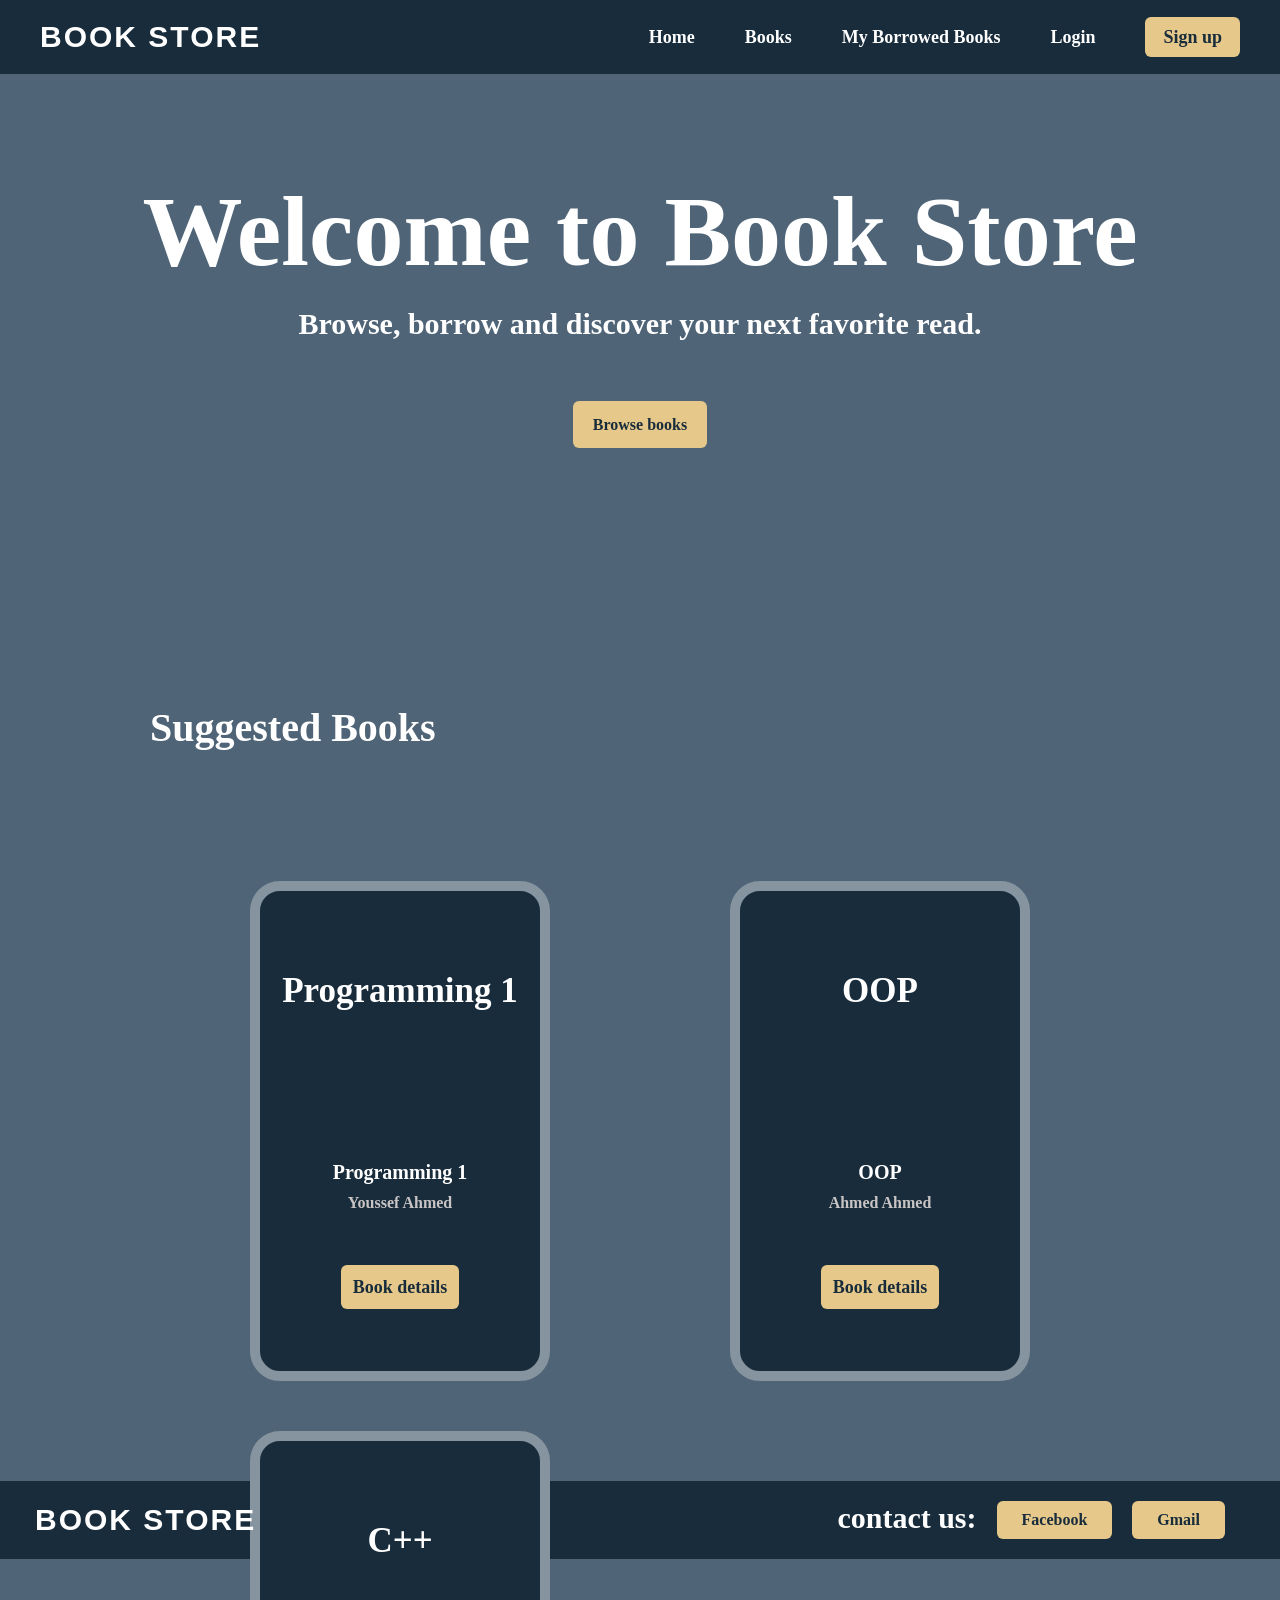
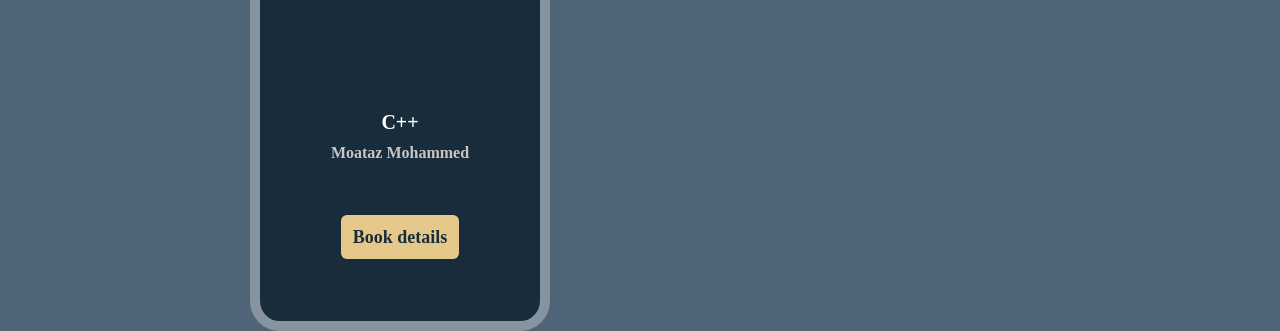
<file: index.html>
<!DOCTYPE html>
<html lang="en">

<head>
    <meta charset="UTF-8">
    <meta name="viewport" content="width=device-width, initial-scale=1.0">
    <link rel="stylesheet" href="style.css">
    <title>Online Library</title>
</head>

<body>
    <header>
        <nav class="navbar">
            <a href="index.html" class="logo">Book Store</a>
            <div class="Links">
                <li><a href="index.html">Home</a></li>
                <li><a href="books.html">Books</a></li>
                <li><a href="my-books.html">My Borrowed Books</a></li>
                <li><a href="login.html">Login</a></li>
                <li><a href="signup.html" class="signup">Sign up</a></li>
            </div>
        </nav>
    </header>
    <div class="welcome">
        <h1>Welcome to Book Store <br></h1>
        <br>
        <p class="desc">Browse, borrow and discover your next favorite read.</p>
        <div class="browse"><a href="books.html">Browse books</a></div>
        <p class="sugtext">Suggested Books</p>
        <div class="suggested">
            <div class="book1">
                Programming 1
                <br>
                <p class="name">Programming 1</p>
                <p class="author">Youssef Ahmed</p>
                <a href="book-details.html">Book details</a>
            </div>
            <div class="book2">
                OOP
                <br>
                <p class="name">OOP</p>
                <p class="author">Ahmed Ahmed</p>
                <a href="book-details.html">Book details</a>
            </div>
            <div class="book3">
                C++
                <br>
                <p class="name">C++</p>
                <p class="author">Moataz Mohammed</p>
                <a href="book-details.html">Book details</a>
            </div>
        </div>
    </div>
    <footer>
        <div class="foot">
            <a href="index.html" class="logofoot">Book Store</a>
            <div class="contact">
                <p>contact us: </p>
                <a href="http://www.facebook.com">Facebook</a>
                <a href="mailto:youssefah3531@gmail.com">Gmail</a>
            </div>
            
        </div>
    </footer>
</body>

</html>
</file>
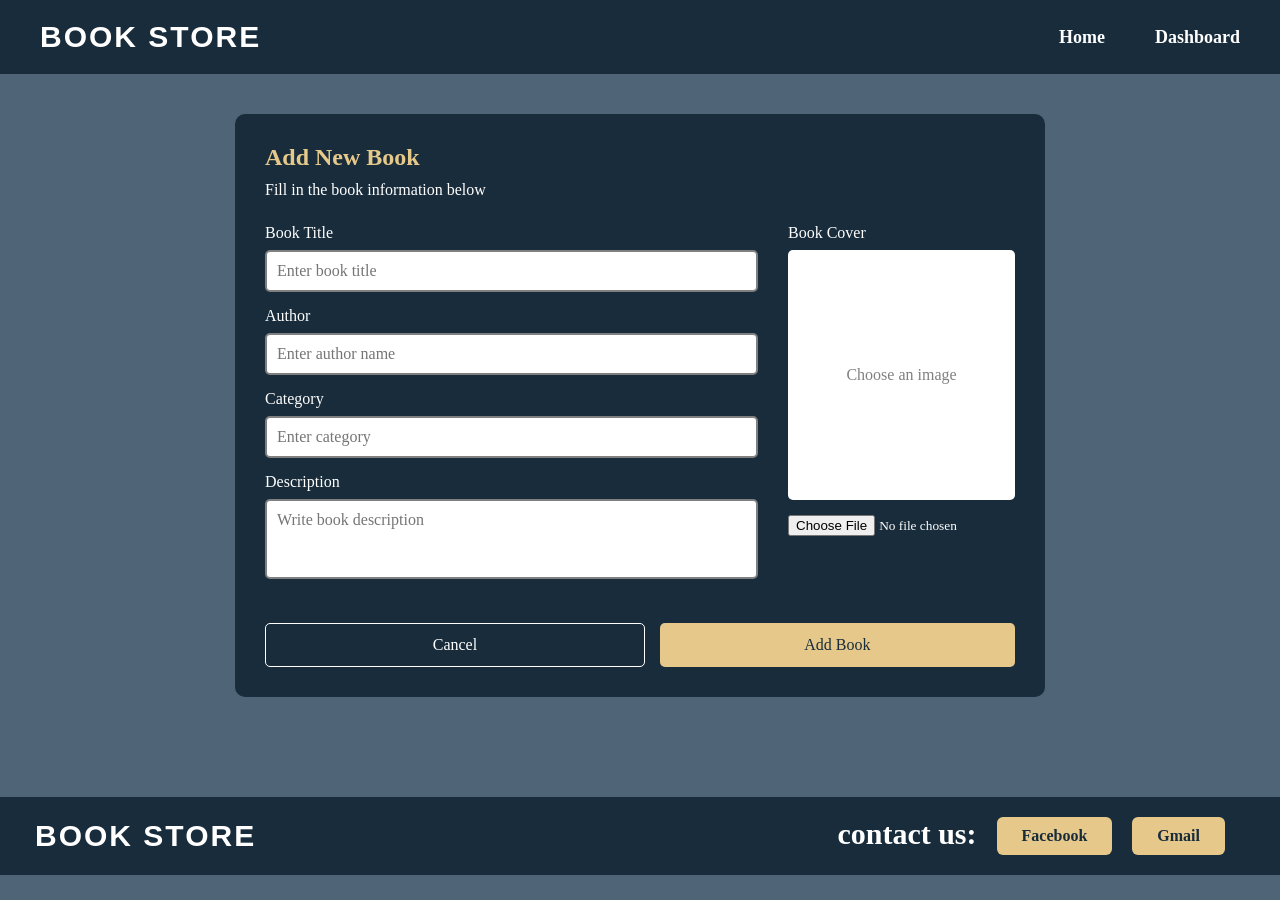
<file: add-book.html>
<!DOCTYPE html>
<html lang="en">

<head>
    <meta charset="UTF-8">
    <meta name="viewport" content="width=device-width, initial-scale=1.0">
    <link rel="stylesheet" href="style.css">
    <title>ِAdmin Dashboard</title>
</head>

<body>
    <header>
        <nav class="navbar">
            <a href="index.html" class="logo">Book Store</a>
            <ul class="Links">
                <li><a href="index.html">Home</a></li>
                <li><a href="admin.html">Dashboard</a></li>
            </ul>
        </nav>
    </header>
<main class="add-main">

    <div class="add-card">

        <h2>Add New Book</h2>
        <p>Fill in the book information below</p>

        <form>

            <div class="form-content">

                <div class="book-info">

                    <label>Book Title</label>
                    <input type="text" placeholder="Enter book title">

                    <label>Author</label>
                    <input type="text" placeholder="Enter author name">

                    <label>Category</label>
                    <input type="text" placeholder="Enter category">

                    <label>Description</label>
                    <textarea placeholder="Write book description"></textarea>

                </div>

                <div class="add-book-cover">

                    <label>Book Cover</label>

                    <div class="image-box">
                        <span>Choose an image</span>
                    </div>

                    <input type="file" accept="image/*">

                </div>

            </div>

            <div class="buttons">
                <a href="admin.html">Cancel</a>
                <button type="submit">Add Book</button>
            </div>

        </form>

    </div>
    <footer>
        <div class="foot">
            <a href="index.html" class="logofoot">Book Store</a>
            <div class="contact">
                <p>contact us: </p>
                <a href="http://www.facebook.com">Facebook</a>
                <a href="mailto:youssefah3531@gmail.com">Gmail</a>
            </div>
            
        </div>
    </footer>
</main>
</body>

</html>
</file>
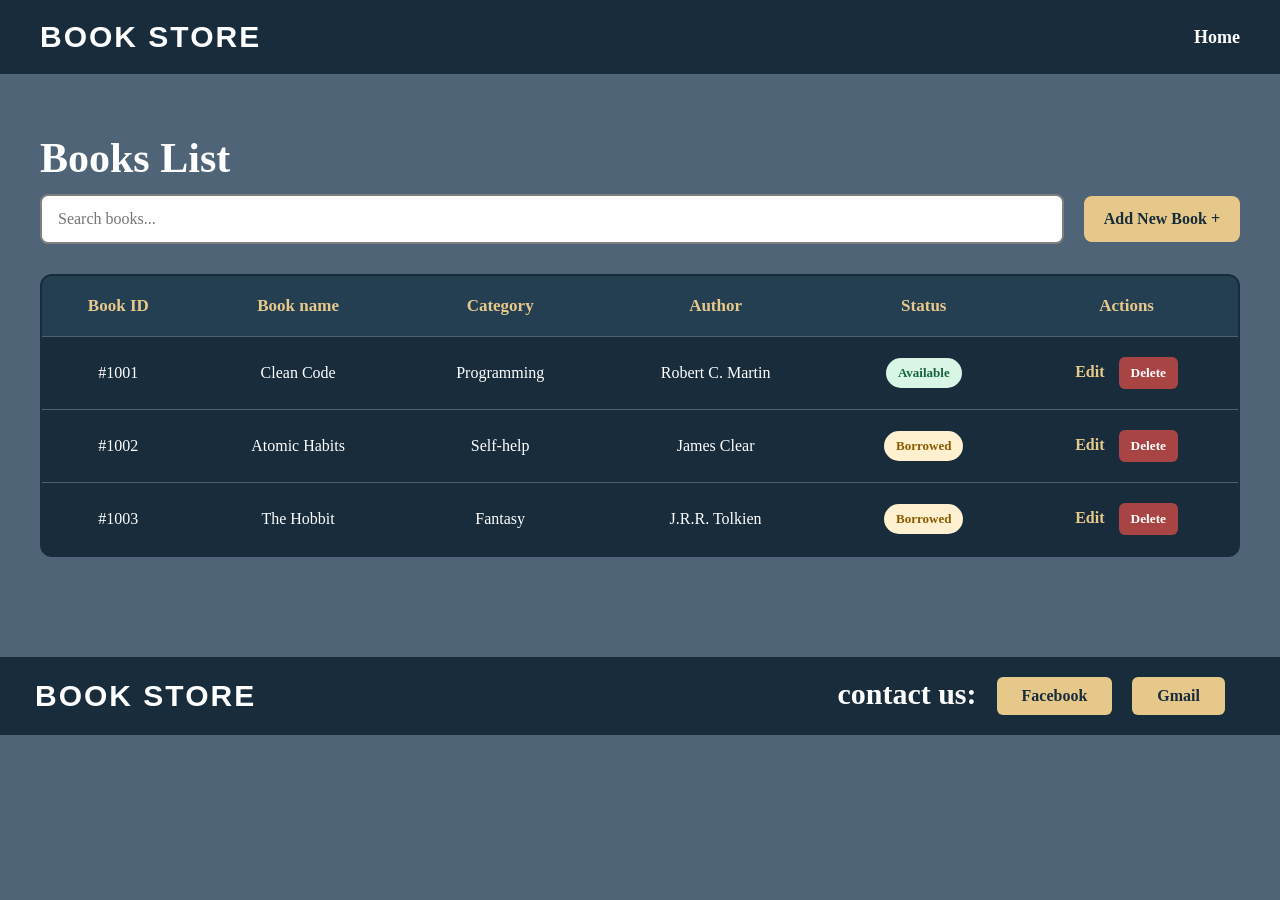
<file: admin.html>
<!DOCTYPE html>
<html lang="en">

<head>
    <meta charset="UTF-8">
    <meta name="viewport" content="width=device-width, initial-scale=1.0">
    <link rel="stylesheet" href="style.css">
    <title>ِAdmin Dashboard</title>
</head>

<body>
    <header>
        <nav class="navbar">
            <a href="index.html" class="logo">Book Store</a>
            <ul class="Links">
                <li><a href="index.html">Home</a></li>
            </ul>
        </nav>
    </header>
<main class="dashboard">
    <h1>Books List</h1>
    
    <div class="controls">
        <input type="search" placeholder="Search books...">
        <a href="add-book.html" class="add-btn"> Add New Book +</a>
    </div>

    <div>
    <table class="table">
        <thead>
            <tr>
                <th>Book ID</th>
                <th>Book name</th>
                <th>Category</th>
                <th>Author</th>
                <th>Status</th>
                <th>Actions</th>
            </tr>
        </thead>
        <tbody>
            <tr>
                    <td>#1001</td>
                    <td>Clean Code</td>
                    <td>Programming</td>
                    <td>Robert C. Martin</td>
                    <td><span class="available">Available</span></td>
                    <td>
                        <a href="edit-book.html">Edit</a>
                        <button type="button">Delete</button>
                    </td>
            </tr>
                <tr>
                    <td>#1002</td>
                    <td>Atomic Habits</td>
                    <td>Self-help</td>
                    <td>James Clear</td>
                    <td><span class="borrowed">Borrowed</span></td>
                    <td>
                        <a href="edit-book.html">Edit</a>
                        <button type="button">Delete</button>
                    </td>
            </tr>
        <tr>
                    <td>#1003</td>
                    <td>The Hobbit</td>
                    <td>Fantasy</td>
                    <td>J.R.R. Tolkien</td>
                    <td><span class="borrowed">Borrowed</span></td>
                    <td>
                        <a href="edit-book.html">Edit</a>
                        <button type="button">Delete</button>
                    </td>

        </tr>
        </tbody>
    </table>
</div>
</main>
    <footer>
        <div class="foot">
            <a href="index.html" class="logofoot">Book Store</a>
            <div class="contact">
                <p>contact us: </p>
                <a href="http://www.facebook.com">Facebook</a>
                <a href="mailto:youssefah3531@gmail.com">Gmail</a>
            </div>
            
        </div>
    </footer>
</body>

</html>
</file>
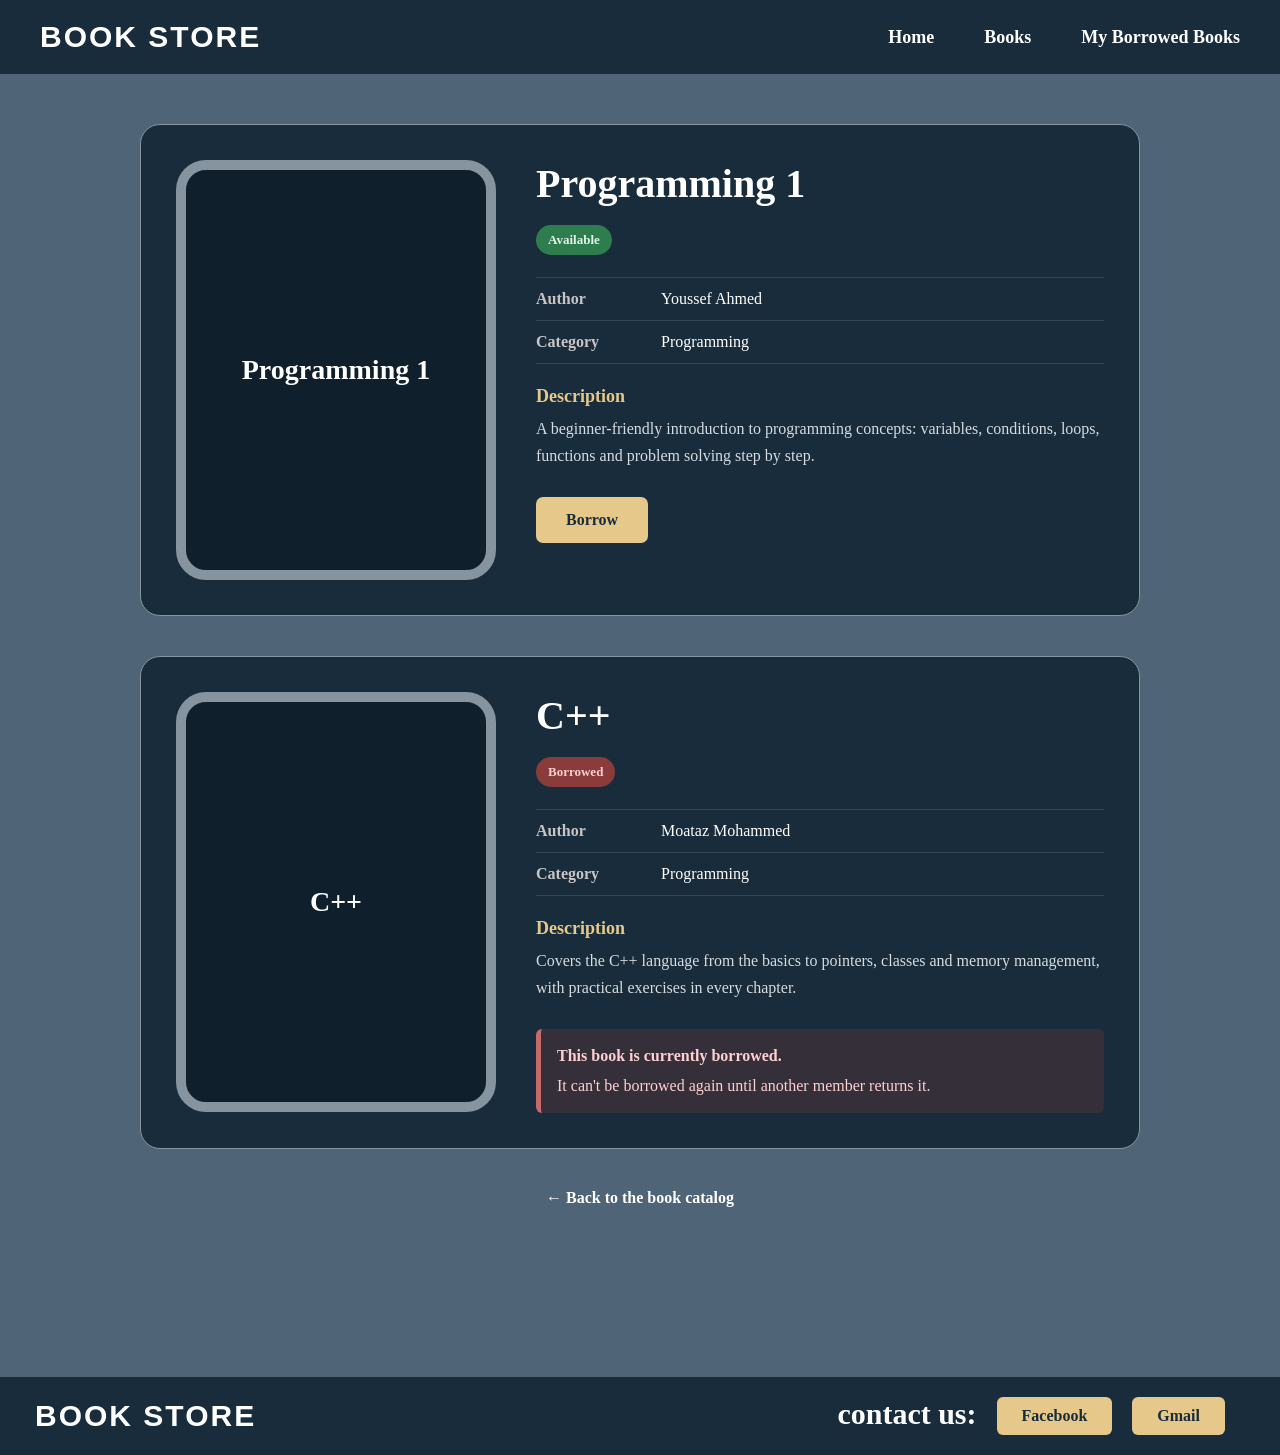
<file: book-details.html>
<!DOCTYPE html>
<html lang="en">

<head>
    <meta charset="UTF-8">
    <meta name="viewport" content="width=device-width, initial-scale=1.0">
    <link rel="stylesheet" href="style.css">
    <title>Book Details | Library</title>
</head>

<body>
    <header>
        <nav class="navbar">
            <a class="logo" href="index.html">Book Store</a>
            <ul class="Links">
                <li><a href="index.html">Home</a></li>
                <li><a href="books.html">Books</a></li>
                <li><a href="my-books.html">My Borrowed Books</a></li>
            </ul>
        </nav>
    </header>

    <main class="details-page">
        <section class="details-card">
            <div class="book-cover">Programming 1</div>

            <div class="details-info">
                <h1>Programming 1</h1>
                <span class="status-badge available">Available</span>

                <dl class="meta-list">
                    <div class="meta-row">
                        <dt>Author</dt>
                        <dd>Youssef Ahmed</dd>
                    </div>
                    <div class="meta-row">
                        <dt>Category</dt>
                        <dd>Programming</dd>
                    </div>
                </dl>

                <div class="description">
                    <h2>Description</h2>
                    <p>A beginner-friendly introduction to programming concepts: variables, conditions, loops, functions and problem solving step by step.</p>
                </div>

                <button class="borrow-button" type="button">Borrow</button>
            </div>
        </section>

        <section class="details-card">
            <div class="book-cover">C++</div>

            <div class="details-info">
                <h1>C++</h1>
                <span class="status-badge borrowed">Borrowed</span>

                <dl class="meta-list">
                    <div class="meta-row">
                        <dt>Author</dt>
                        <dd>Moataz Mohammed</dd>
                    </div>
                    <div class="meta-row">
                        <dt>Category</dt>
                        <dd>Programming</dd>
                    </div>
                </dl>

                <div class="description">
                    <h2>Description</h2>
                    <p>Covers the C++ language from the basics to pointers, classes and memory management, with practical exercises in every chapter.</p>
                </div>

                <div class="status-note">
                    <strong>This book is currently borrowed.</strong>
                    It can't be borrowed again until another member returns it.
                </div>
            </div>
        </section>

        <p class="catalog-link"><a href="books.html">← Back to the book catalog</a></p>
    </main>
    <footer>
        <div class="foot">
            <a href="index.html" class="logofoot">Book Store</a>
            <div class="contact">
                <p>contact us: </p>
                <a href="http://www.facebook.com">Facebook</a>
                <a href="mailto:youssefah3531@gmail.com">Gmail</a>
            </div>
            
        </div>
    </footer>
</body>

</html>
</file>
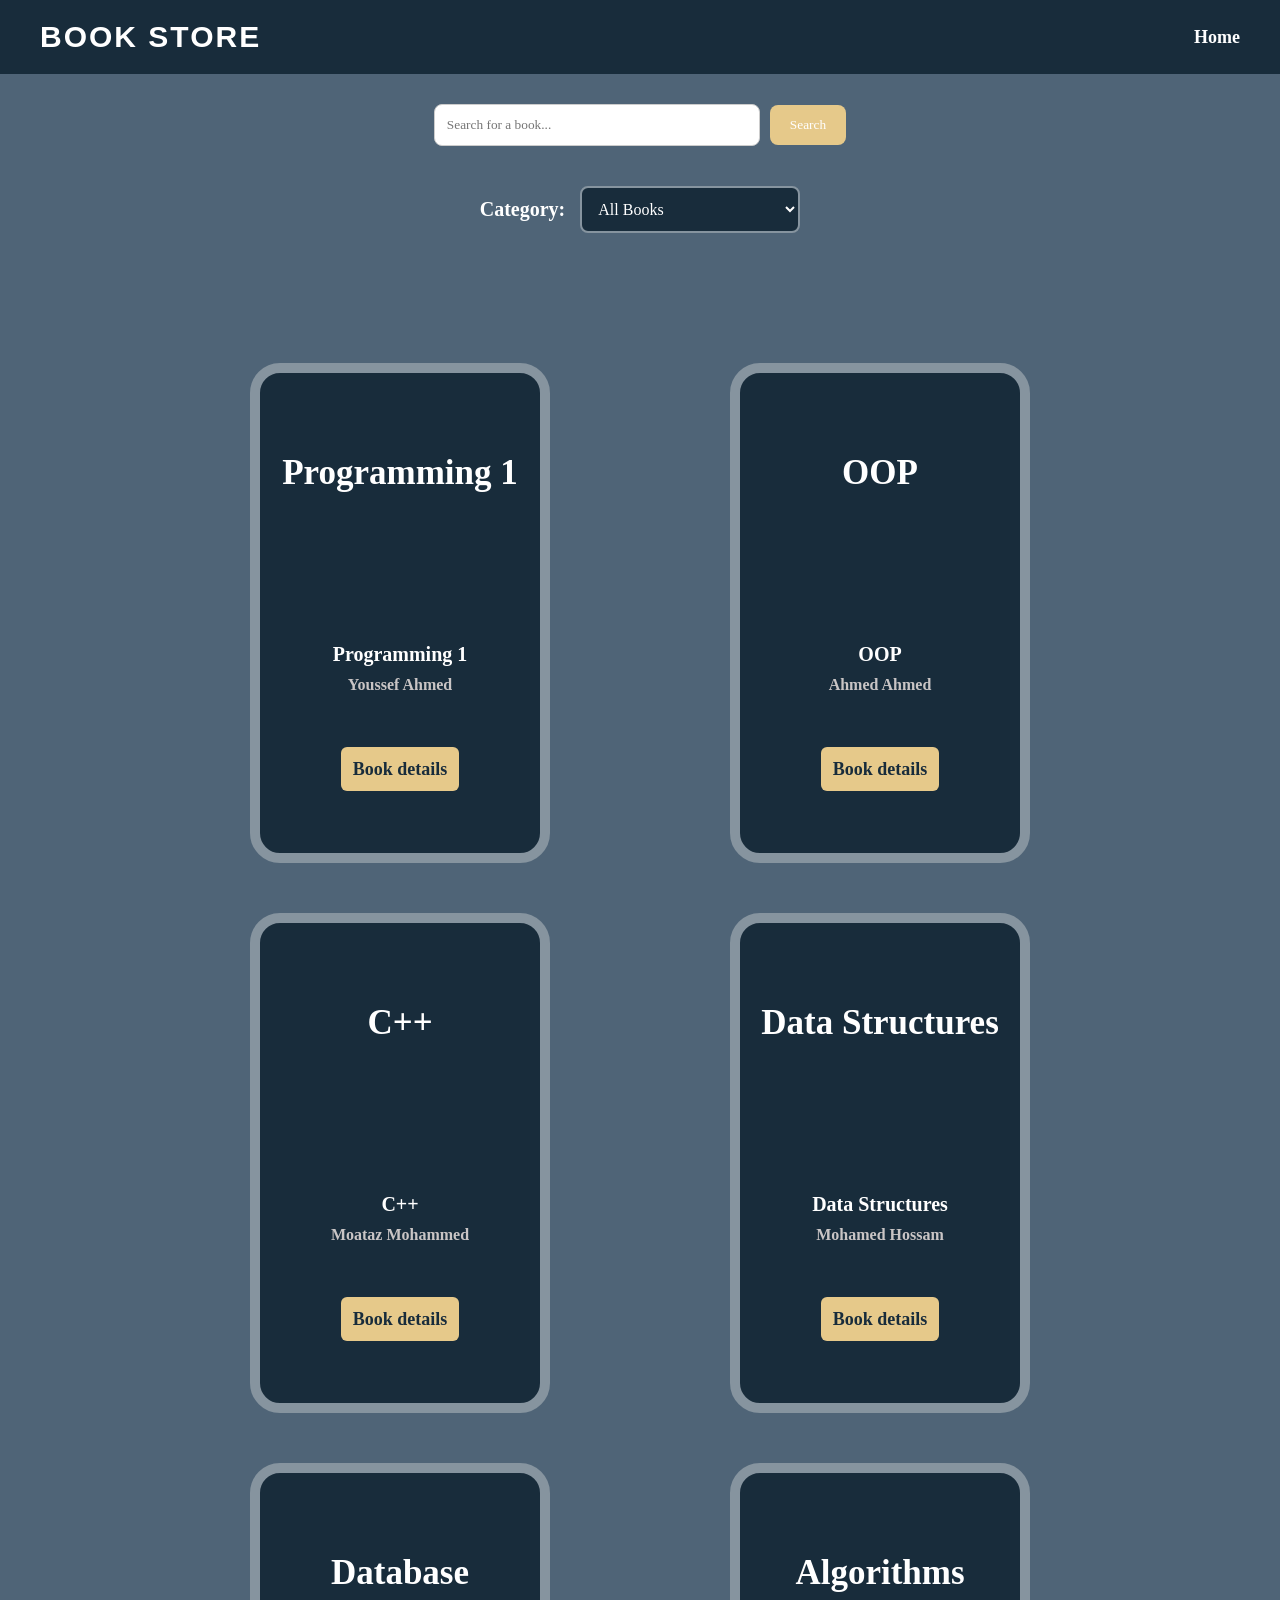
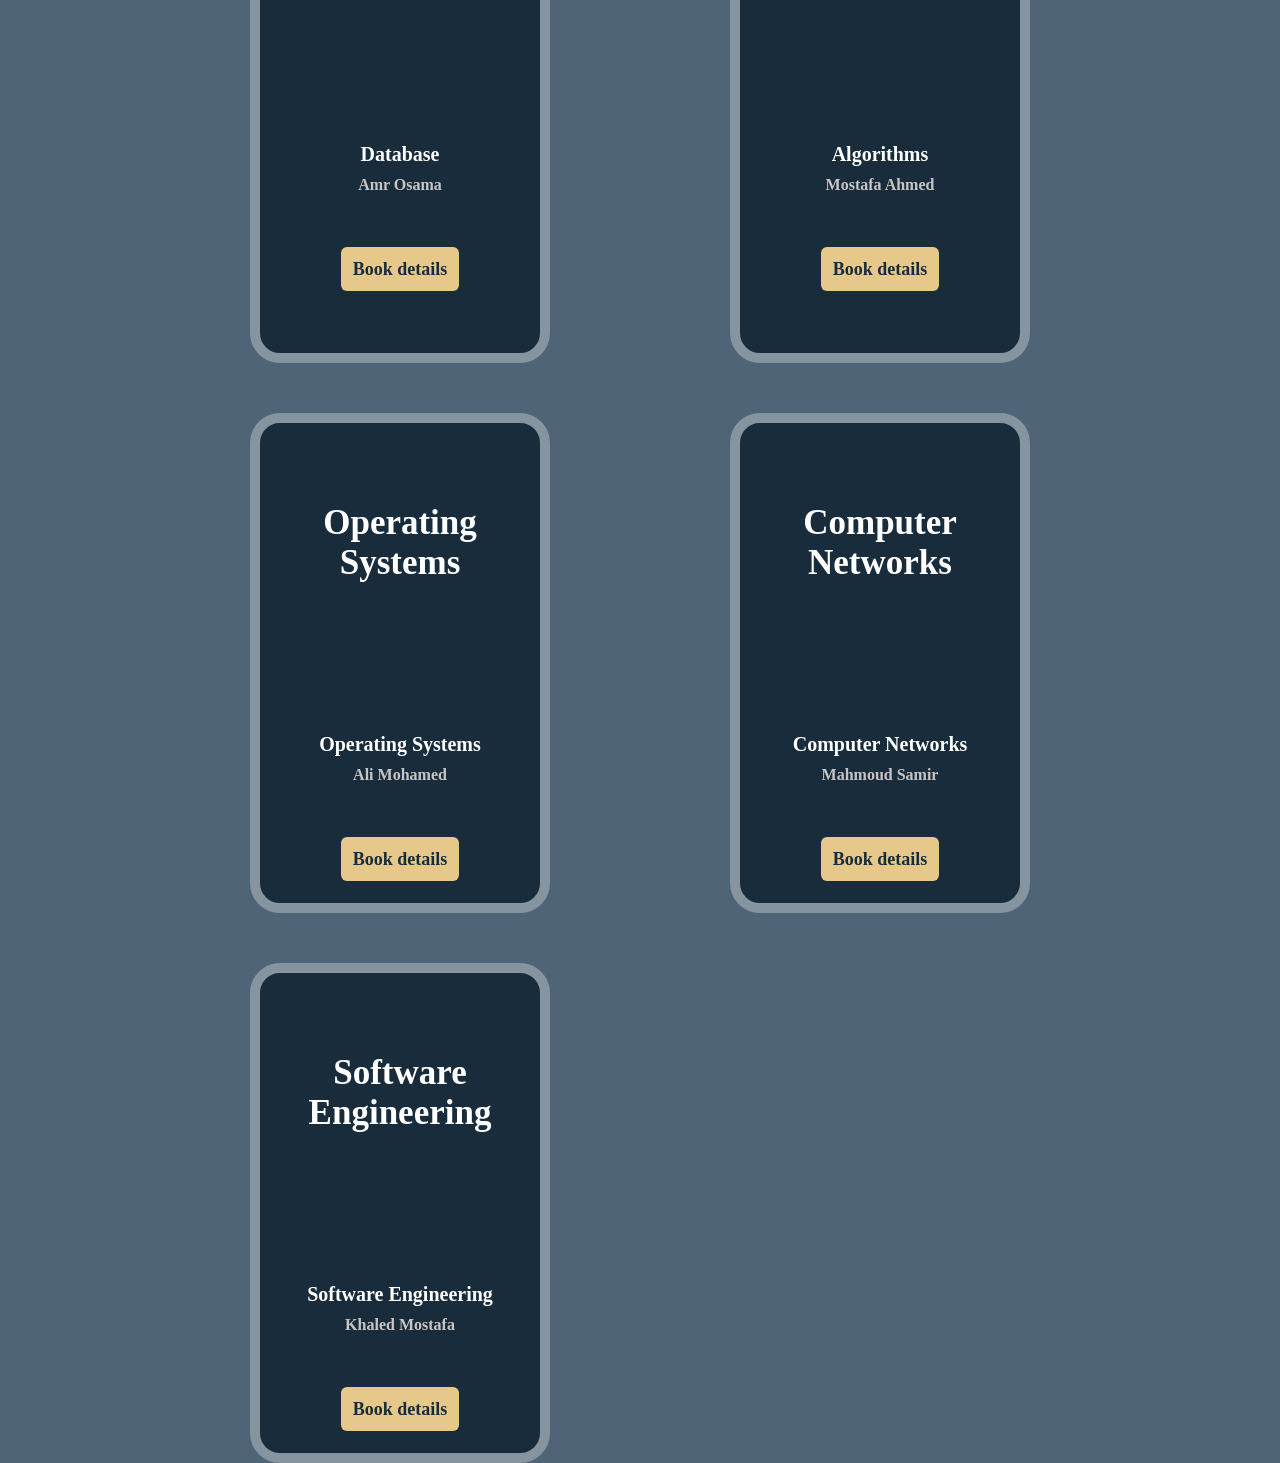
<file: books.html>
<!DOCTYPE html>
<html lang="en">

<head>
    <meta charset="UTF-8">
    <meta name="viewport" content="width=device-width, initial-scale=1.0">
    <link rel="stylesheet" href="style.css">
    <title>Books | Library</title>
</head>
<body>
    <header>
        <nav class="navbar">
            <a class="logo" href="index.html">Book Store</a>
            <ul class="Links">
                <li><a href="index.html">Home</a></li>
            </ul>
        </nav>
    </header>
    
<div class="search-container">
    <input type="text" id="searchInput" placeholder="Search for a book...">
    <button >Search</button>
</div>

<div class="filter-container">
    <label for="category">Category:</label>

    <select id="category">
        <option>All Books</option>
        <option>Programming</option>
        <option>Database</option>
        <option>Computer Science</option>
    </select>
</div>



<div class="cards">

    <div class="book-card">
        Programming 1
        <br>
        <p class="name">Programming 1</p>
        <p class="author">Youssef Ahmed</p>
        <a href="book-details.html">Book details</a>
    </div>

    <div class="book-card">
        OOP
        <br>
        <p class="name">OOP</p>
        <p class="author">Ahmed Ahmed</p>
        <a href="book-details.html">Book details</a>
    </div>

    <div class="book-card">
        C++
        <br>
        <p class="name">C++</p>
        <p class="author">Moataz Mohammed</p>
        <a href="book-details.html">Book details</a>
    </div>

    <div class="book-card">
        Data Structures
        <br>
        <p class="name">Data Structures</p>
        <p class="author">Mohamed Hossam</p>
        <a href="book-details.html">Book details</a>
    </div>

    <div class="book-card">
        Database
        <br>
        <p class="name">Database</p>
        <p class="author">Amr Osama</p>
        <a href="book-details.html">Book details</a>
    </div>

    <div class="book-card">
        Algorithms
        <br>
        <p class="name">Algorithms</p>
        <p class="author">Mostafa Ahmed</p>
        <a href="book-details.html">Book details</a>
    </div>

    <div class="book-card">
        Operating Systems
        <br>
        <p class="name">Operating Systems</p>
        <p class="author">Ali Mohamed</p>
        <a href="book-details.html">Book details</a>
    </div>

    <div class="book-card">
        Computer Networks
        <br>
        <p class="name">Computer Networks</p>
        <p class="author">Mahmoud Samir</p>
        <a href="book-details.html">Book details</a>
    </div>

    <div class="book-card">
        Software Engineering
        <br>
        <p class="name">Software Engineering</p>
        <p class="author">Khaled Mostafa</p>
        <a href="book-details.html">Book details</a>
    </div>

</div>    
</body>
</html>
</file>
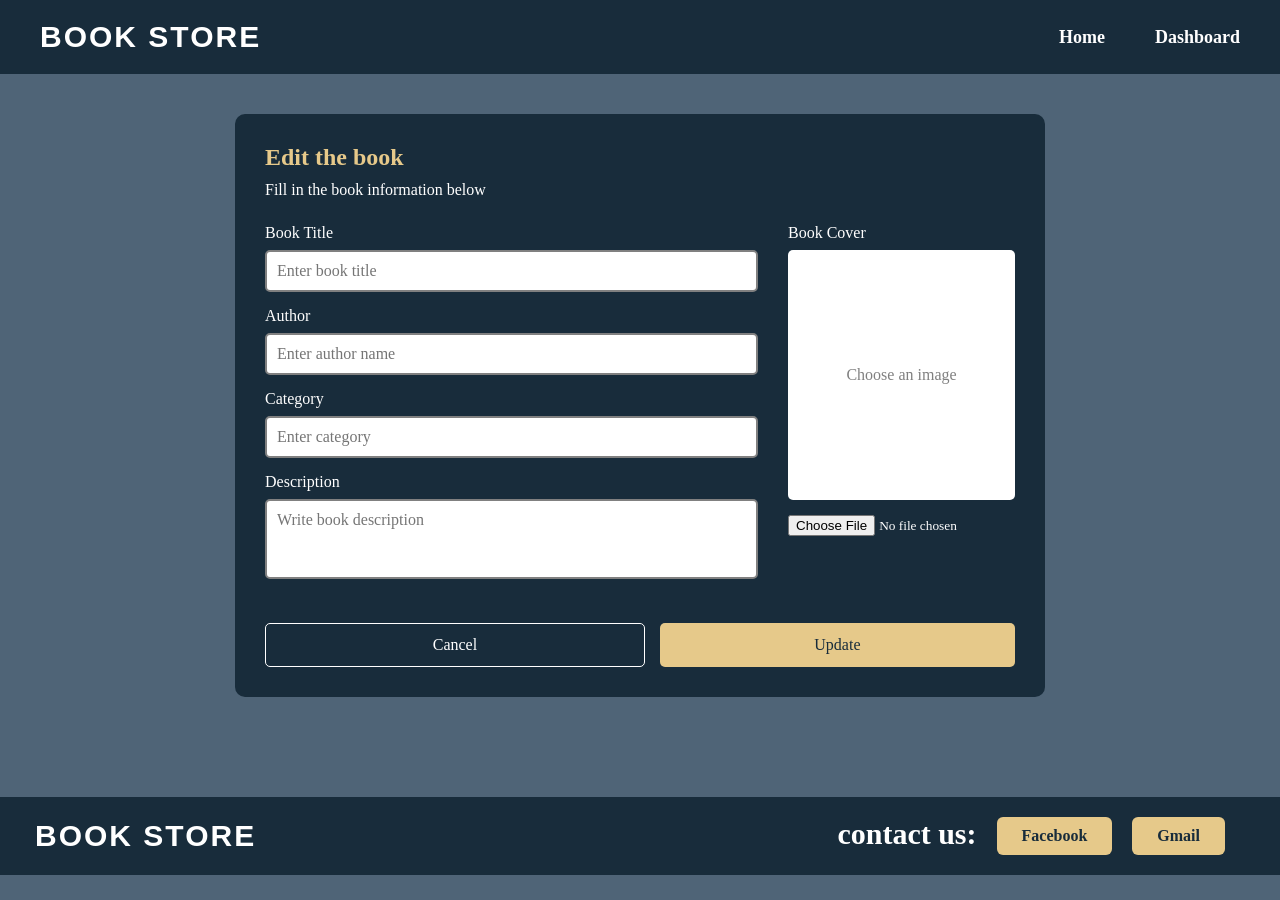
<file: edit-book.html>
<!DOCTYPE html>
<html lang="en">

<head>
    <meta charset="UTF-8">
    <meta name="viewport" content="width=device-width, initial-scale=1.0">
    <link rel="stylesheet" href="style.css">
    <title>ِAdmin Dashboard</title>
</head>

<body>
    <header>
        <nav class="navbar">
            <a href="index.html" class="logo">Book Store</a>
            <ul class="Links">
                <li><a href="index.html">Home</a></li>
                <li><a href="admin.html">Dashboard</a></li>
            </ul>
        </nav>
    </header>
<main class="add-main">

    <div class="add-card">

        <h2>Edit the book</h2>
        <p>Fill in the book information below</p>

        <form>

            <div class="form-content">

                <div class="book-info">

                    <label>Book Title</label>
                    <input type="text" placeholder="Enter book title">

                    <label>Author</label>
                    <input type="text" placeholder="Enter author name">

                    <label>Category</label>
                    <input type="text" placeholder="Enter category">

                    <label>Description</label>
                    <textarea placeholder="Write book description"></textarea>

                </div>

                <div class="add-book-cover">

                    <label>Book Cover</label>

                    <div class="image-box">
                        <span>Choose an image</span>
                    </div>

                    <input type="file" accept="image/*">

                </div>

            </div>

            <div class="buttons">
                <a href="admin.html">Cancel</a>
                <button type="submit">Update</button>
            </div>

        </form>

    </div>

</main>
    <footer>
        <div class="foot">
            <a href="index.html" class="logofoot">Book Store</a>
            <div class="contact">
                <p>contact us: </p>
                <a href="http://www.facebook.com">Facebook</a>
                <a href="mailto:youssefah3531@gmail.com">Gmail</a>
            </div>
            
        </div>
    </footer>
</body>

</html>
</file>
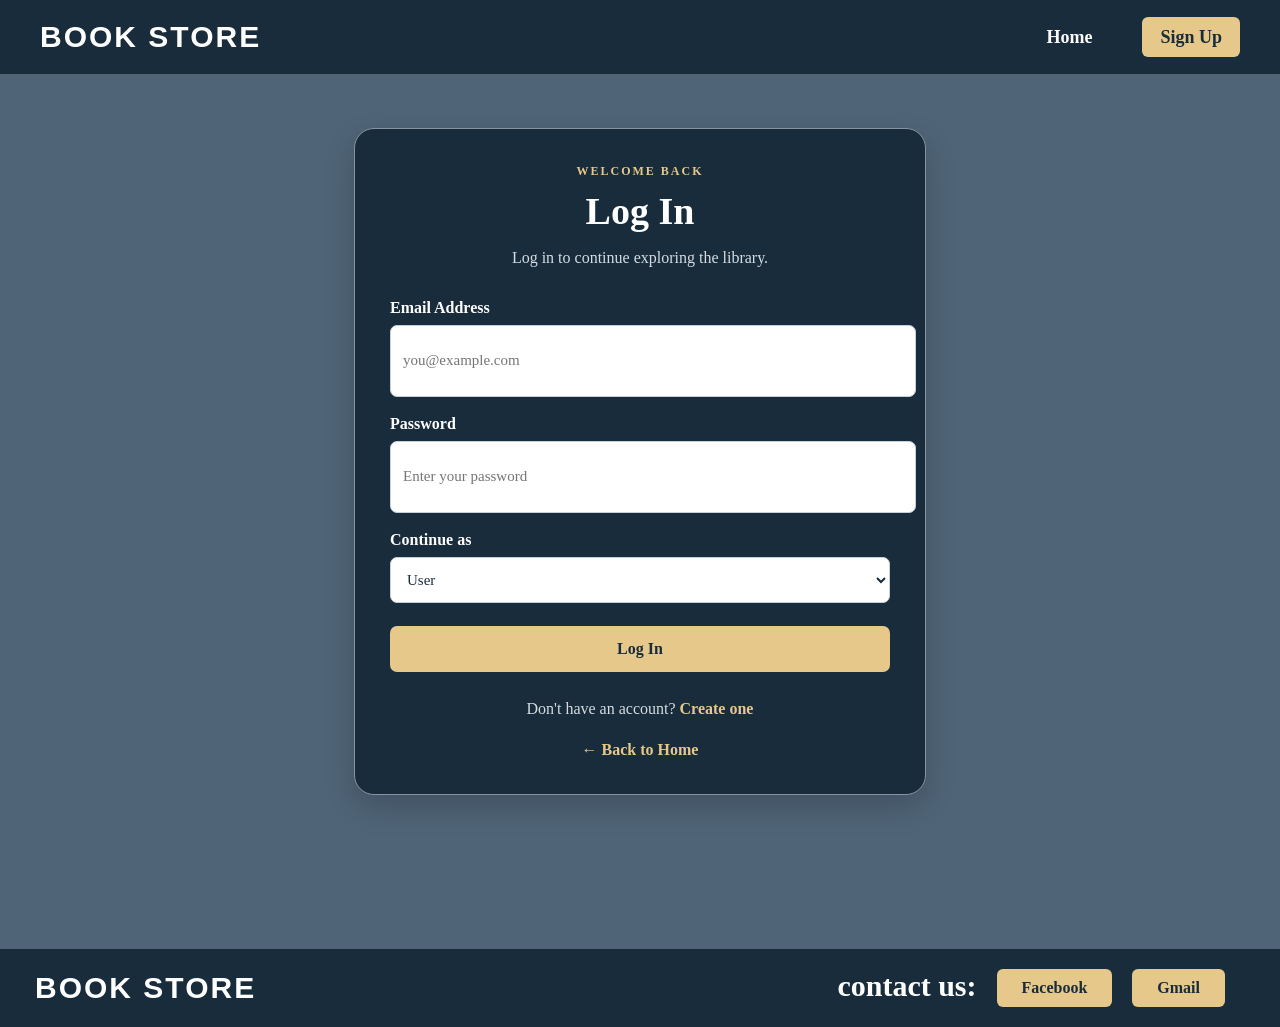
<file: login.html>
<!DOCTYPE html>
<html lang="en">
<head>
    <meta charset="UTF-8">
    <meta name="viewport" content="width=device-width, initial-scale=1.0">
    <title>Login | Library</title>
    <link rel="stylesheet" href="style.css">
</head>
<body>
    <header>
        <nav class="navbar">
            <a class="logo" href="index.html">Book Store</a>
            <ul class="Links">
                <li><a href="index.html">Home</a></li>
                <li><a class="signup" href="signup.html">Sign Up</a></li>
            </ul>
        </nav>
    </header>

    <main class="auth-page">
        <section class="auth-card">
            <p class="eyebrow">WELCOME BACK</p>
            <h1>Log In</h1>
            <p class="intro">Log in to continue exploring the library.</p>

            <form id="loginForm" action="index.html" method="get">                <div class="form-group">
                    <label for="email" >Email Address</label>
                    <input type="email" id="email" name="email"
                           placeholder="you@example.com" autocomplete="email" required>
                </div>

                <div class="form-group">
                    <label for="password">Password</label>
                    <input type="password" id="password" name="password"
                           placeholder="Enter your password" autocomplete="current-password" required>
                </div>

                <div class="form-group">
                    <label for="accountType">Continue as</label>
                    <select id="accountType" name="accountType" required>
                        <option value="User" selected>User</option>
                        <option value="Admin">Admin (prototype)</option>
                        <option value="Guest">Guest</option>
                    </select>
                </div>

                <button class="primary-button" type="submit">Log In</button>
            </form>

            <p class="switch-page">Don't have an account? <a href="signup.html">Create one</a></p>
            <a class="back-link" href="index.html">← Back to Home</a>
        </section>
    </main>

       <footer>
        <div class="foot">
            <a href="index.html" class="logofoot">Book Store</a>
            <div class="contact">
                <p>contact us: </p>
                <a href="http://www.facebook.com">Facebook</a>
                <a href="mailto:youssefah3531@gmail.com">Gmail</a>
            </div>
            
        </div>
    </footer>



   
</body>

</html>
</file>
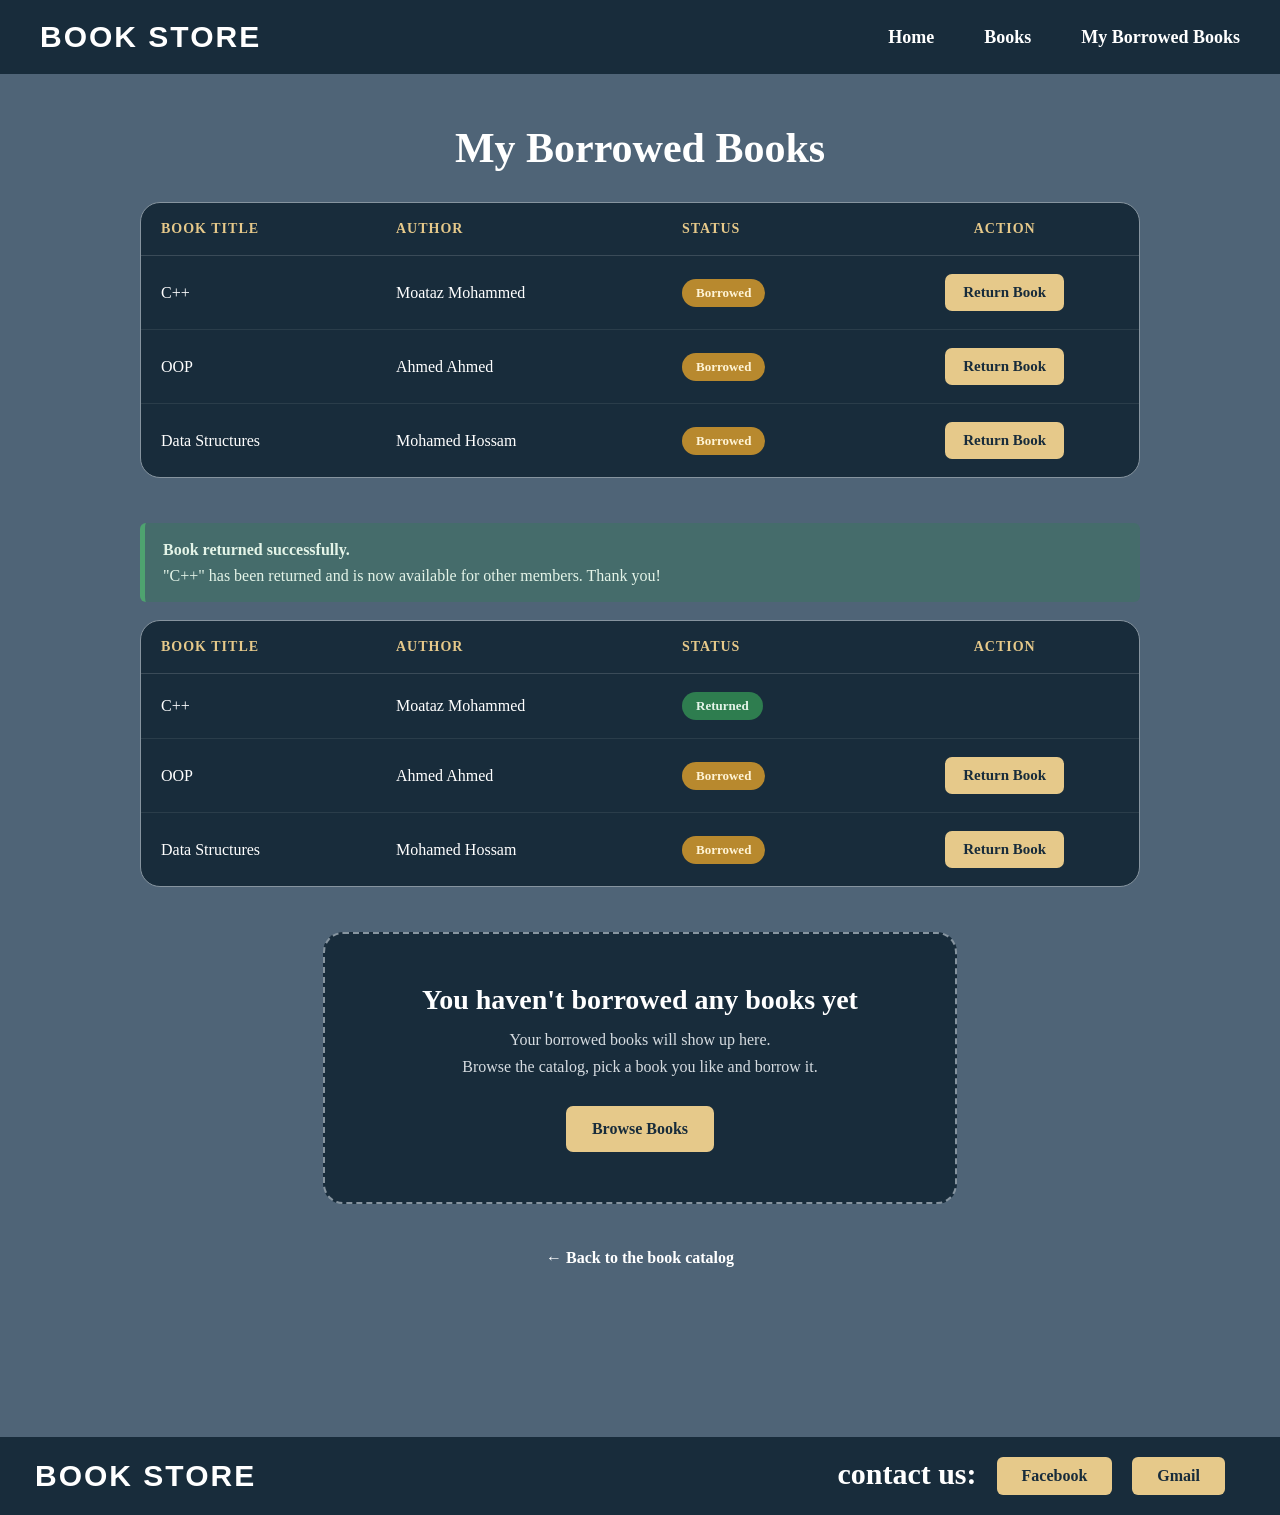
<file: my-books.html>
<!DOCTYPE html>
<html lang="en">

<head>
    <meta charset="UTF-8">
    <meta name="viewport" content="width=device-width, initial-scale=1.0">
    <link rel="stylesheet" href="style.css">
    <title>My Borrowed Books | Library</title>
</head>

<body>
    <header>
        <nav class="navbar">
            <a class="logo" href="index.html">Book Store</a>
            <ul class="Links">
                <li><a href="index.html">Home</a></li>
                <li><a href="books.html">Books</a></li>
                <li><a href="my-books.html">My Borrowed Books</a></li>
            </ul>
        </nav>
    </header>

    <main class="my-books-page">
        <h1 class="page-title">My Borrowed Books</h1>

        <div class="my-books-state">
        <div class="table-wrap">
            <table class="books-table">
                <thead>
                    <tr>
                        <th>Book Title</th>
                        <th>Author</th>
                        <th>Status</th>
                        <th class="action-cell">Action</th>
                    </tr>
                </thead>
                <tbody>
                    <tr>
                        <td>C++</td>
                        <td>Moataz Mohammed</td>
                        <td><span class="status-badge borrowed">Borrowed</span></td>
                        <td class="action-cell"><button class="return-button" type="button">Return Book</button></td>
                    </tr>
                    <tr>
                        <td>OOP</td>
                        <td>Ahmed Ahmed</td>
                        <td><span class="status-badge borrowed">Borrowed</span></td>
                        <td class="action-cell"><button class="return-button" type="button">Return Book</button></td>
                    </tr>
                    <tr>
                        <td>Data Structures</td>
                        <td>Mohamed Hossam</td>
                        <td><span class="status-badge borrowed">Borrowed</span></td>
                        <td class="action-cell"><button class="return-button" type="button">Return Book</button></td>
                    </tr>
                </tbody>
            </table>
        </div>
        </div>

        <div class="my-books-state">
        <div class="return-message">
            <strong>Book returned successfully.</strong>
            "C++" has been returned and is now available for other members. Thank you!
        </div>

        <div class="table-wrap">
            <table class="books-table">
                <thead>
                    <tr>
                        <th>Book Title</th>
                        <th>Author</th>
                        <th>Status</th>
                        <th class="action-cell">Action</th>
                    </tr>
                </thead>
                <tbody>
                    <tr>
                        <td>C++</td>
                        <td>Moataz Mohammed</td>
                        <td><span class="status-badge returned">Returned</span></td>
                        <td class="action-cell"></td>
                    </tr>
                    <tr>
                        <td>OOP</td>
                        <td>Ahmed Ahmed</td>
                        <td><span class="status-badge borrowed">Borrowed</span></td>
                        <td class="action-cell"><button class="return-button" type="button">Return Book</button></td>
                    </tr>
                    <tr>
                        <td>Data Structures</td>
                        <td>Mohamed Hossam</td>
                        <td><span class="status-badge borrowed">Borrowed</span></td>
                        <td class="action-cell"><button class="return-button" type="button">Return Book</button></td>
                    </tr>
                </tbody>
            </table>
        </div>
        </div>

        <div class="my-books-state">
        <div class="empty-state">
            <h2>You haven't borrowed any books yet</h2>
            <p>Your borrowed books will show up here.<br>Browse the catalog, pick a book you like and borrow it.</p>
            <a href="books.html">Browse Books</a>
        </div>
        </div>

        <p class="catalog-link"><a href="books.html">← Back to the book catalog</a></p>
    </main>
    <footer>
        <div class="foot">
            <a href="index.html" class="logofoot">Book Store</a>
            <div class="contact">
                <p>contact us: </p>
                <a href="http://www.facebook.com">Facebook</a>
                <a href="mailto:youssefah3531@gmail.com">Gmail</a>
            </div>
            
        </div>
    </footer>
</body>

</html>
</file>
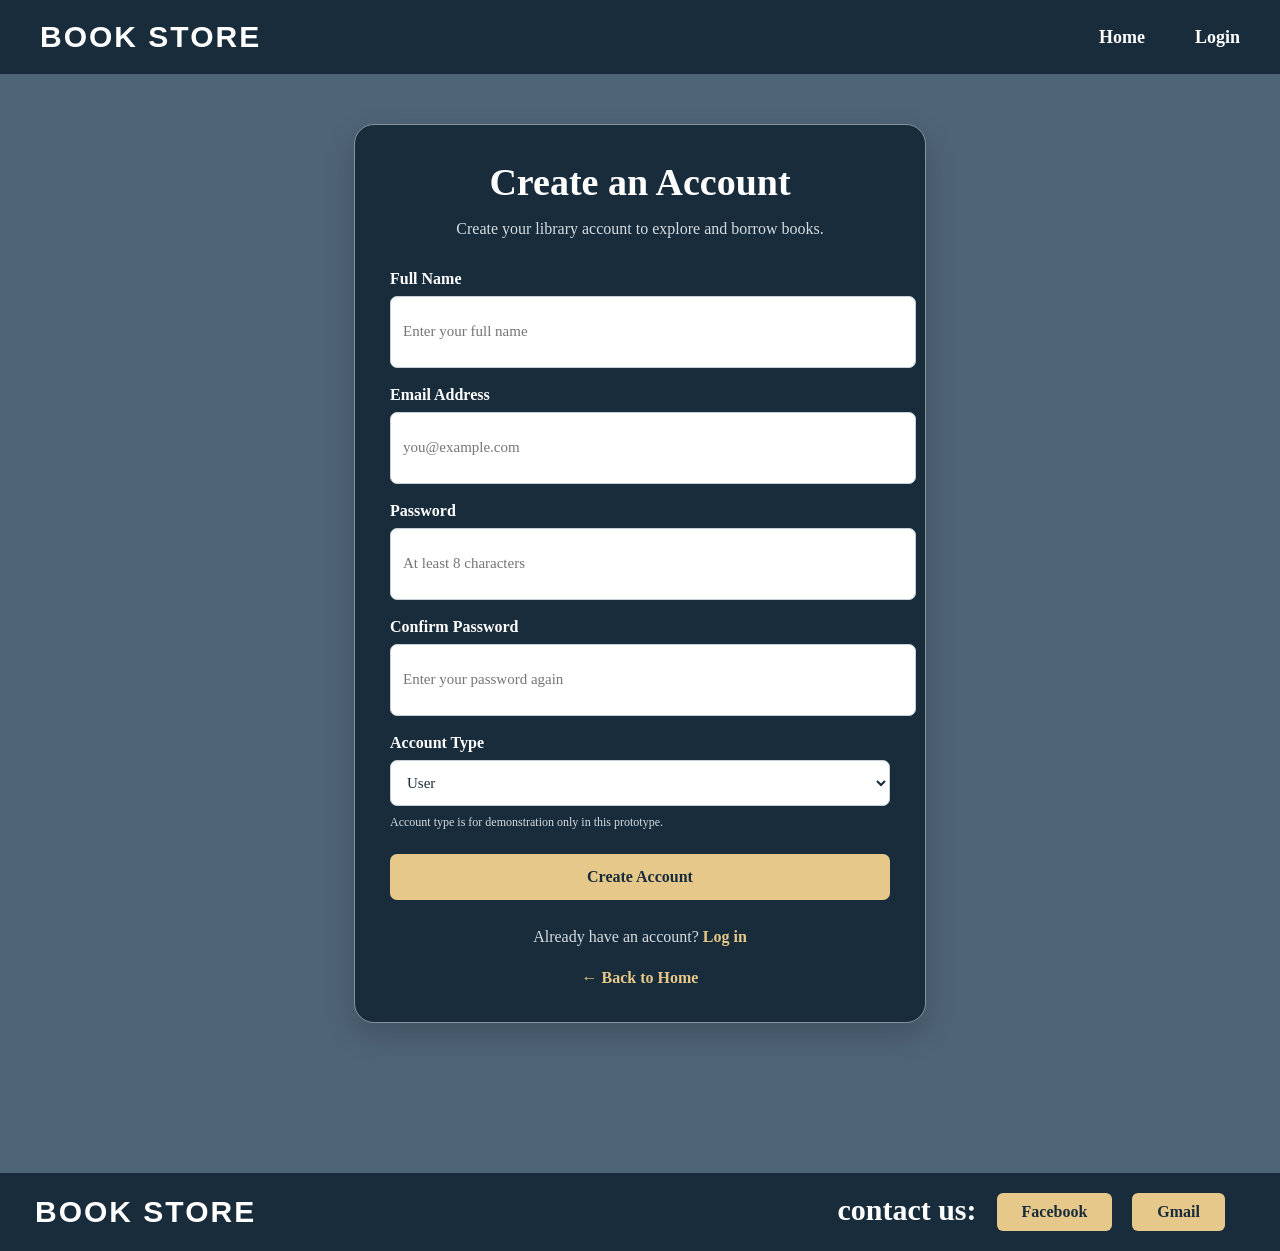
<file: signup.html>
<!DOCTYPE html>
<html lang="en">
<head>
    <meta charset="UTF-8">
    <meta name="viewport" content="width=device-width, initial-scale=1.0">
    <title>Sign Up | Library</title>
    <link rel="stylesheet" href="style.css">
</head>
<body>
    <header>
        <nav class="navbar">
            <a class="logo" href="index.html">Book Store</a>
            <ul class="Links">
                <li><a href="index.html">Home</a></li>
                <li><a href="login.html">Login</a></li>
            </ul>
        </nav>
    </header>

    <main class="auth-page" >
        <section class="auth-card">
            <h1>Create an Account</h1>
            <p class="intro">Create your library account to explore and borrow books.</p>

            <form id="signupForm" action="index.html" method="get">
                <div class="form-group">
                    <label for="fullName">Full Name</label>
                    <input type="text" id="fullName" name="fullName"
                           placeholder="Enter your full name" autocomplete="name" required>
                </div>

                <div class="form-group">
                    <label for="email">Email Address</label>
                    <input type="email" id="email" name="email"
                           placeholder="you@example.com" autocomplete="email" required>
                </div>

                <div class="form-group">
                    <label for="password">Password</label>
                    <input type="password" id="password" name="password"
                           placeholder="At least 8 characters" minlength="8"
                           autocomplete="new-password" required>
                </div>

                <div class="form-group">
                    <label for="confirmPassword">Confirm Password</label>
                    <input type="password" id="confirmPassword" name="confirmPassword"
                           placeholder="Enter your password again" minlength="8"
                           autocomplete="new-password" required>
                </div>

                <div class="form-group">
                    <label for="accountType">Account Type</label>
                    <select id="accountType" name="accountType" required>
                        <option value="User" selected>User</option>
                        <option value="Admin">Admin (prototype)</option>
                    </select>
                    <small>Account type is for demonstration only in this prototype.</small>
                </div>

                <button class="primary-button" type="submit">Create Account</button>
            </form>

            <p class="switch-page">Already have an account? <a href="login.html">Log in</a></p>
            <a class="back-link" href="index.html">← Back to Home</a>
        </section>
    </main>

        <footer>
        <div class="foot">
            <a href="index.html" class="logofoot">Book Store</a>
            <div class="contact">
                <p>contact us: </p>
                <a href="http://www.facebook.com">Facebook</a>
                <a href="mailto:youssefah3531@gmail.com">Gmail</a>
            </div>
            
        </div>
    </footer>


</body>
</html>
</file>
<file: style.css>
*{
    padding: 0;
    margin: 0;
    font-family:Georgia, 'Times New Roman', Times, serif;

}
body
{
    background-color: rgb(79, 100, 119);
}
header {
    background-color: #182c3b;
}
.navbar {
    max-width: 1200px;
    margin: auto auto;
    padding: 20px 5px;
    display: flex;
    justify-content: space-between;
    align-items: center;
    gap: 26px;
}
.logo {
    text-decoration: none;
    color: #ffffff;
    letter-spacing: 2px;
    text-transform: uppercase;
    font-weight:800;
    font-size:30px; 
    font-family: 'Franklin Gothic Medium', 'Arial Narrow', Arial, sans-serif;

}
.Links
{
    display: flex;
    justify-content:space-between;
    list-style-type: none;
    gap: 50px;
    flex-wrap: wrap;
}
.Links a{
    text-decoration: none;
    color:#ffffff;
    font-weight: 800;
    font-size: 18px;
    gap: 50px;
}
.Links .signup{
    background-color:#e6c98a ;
    color: #182c3b;
    padding: 10px 18px;
    border-radius: 6px;
    font-weight: bolder;
}
a:hover{
    color: gold;
}
.Links .signup:hover {
    background-color: #f0d9a5;
}
.welcome h1{
    color:#ffffff;
    font-weight: 900;
    font-size: 100px;
    text-align: center;
    font-family:Georgia, 'Times New Roman', Times, serif;
    padding-top: 100px;
    
}
.welcome .desc{
    color:#ffffff;
    font-weight: 900;
    font-family:Georgia, 'Times New Roman', Times, serif;
    font-size: 30px;
    text-align: center;
}
.welcome .browse{
    margin-top:75px ;
    text-align: center;
}
.welcome .browse a{
    background-color:#e6c98a ;
    text-decoration: none;
    color: #182c3b;
    font-weight: 900;
    padding: 15px 20px;
    border-radius: 6px;
}
.welcome .browse a:hover{
    background-color: #f0d9a5;
}
.welcome .sugtext{
    margin-top:270px ;
    color: #ffffff;
    font-size: 40px;
    font-weight: 900;
    padding-left: 150px;
    
}
.welcome .suggested {
    height: 500px;
    margin-top: 130px;
    display:flex;
    padding:0 250px;
    justify-content: space-between;
    gap: 50px;
    flex-direction:row;
    flex-wrap: wrap;
}
.suggested div{
    height: 400px;
    width:280px;
    border:solid 10px;
    border-radius: 30px;
    border-color: rgb(134, 148, 159);
    background-color: #182c3b;
    text-align: center;
    color:#ffffff;
    font-size: 35px;
    padding-top: 80px;
    font-weight: 900;
}
.suggested .book1 .name ,
.suggested .book2 .name ,
.suggested .book3 .name 
{
    padding-top: 150px;
    font-size: 20px;
    font-weight: 900;
}
.suggested .book1 .author,
.suggested .book2 .author,
.suggested .book3 .author
{
    padding-top: 10px;
    font-size: 16px;
    color: #c9c5c5;
    margin-bottom: 50px;
}
.suggested .book1 a,
.suggested .book2 a,
.suggested .book3 a{
    background-color:#e6c98a ;
    text-decoration: none;
    color: #182c3b;
    font-weight: 900;
    margin-top: 150px;
    padding: 12px;
    border-radius: 6px;
    font-size: 18px;
}
.suggested .book1 a:hover{
    background-color: #f0d9a5;
}
.suggested .book2 a:hover{
    background-color: #f0d9a5;
}
.suggested .book3 a:hover{
    background-color: #f0d9a5;
}
footer{
    background-color: #182c3b;
    margin-top: 100px;
}
.foot{
    padding: auto auto;
    margin: auto auto;
    padding: 20px 5px;
    display: flex;
    justify-content: space-between;
    align-items: center;
    gap: 26px;
}
.logofoot{
    text-decoration: none;
    color: #ffffff;
    letter-spacing: 2px;
    text-transform: uppercase;
    font-weight:800;
    font-size:30px; 
    font-family: 'Franklin Gothic Medium', 'Arial Narrow', Arial, sans-serif;
    padding-left: 30px;
}
.contact{
    display: flex;
    gap:20px;
    padding-right: 50px;
}
.contact p{
    color:#ffffff;
    font-size: 30px;
    font-weight: 900;
}
.foot .contact a{
    background-color:#e6c98a ;
    text-decoration: none;
    color: #182c3b;
    padding: 10px 25px;
    border-radius: 6px;
    font-weight: bolder;
}
.contact a:hover{
    background-color: #f0d9a5;
}


/* ===== Added styles for Muhammad's Login and Sign Up pages ===== */

.auth-page {
    min-height: 75vh;
    display: flex;
    justify-content: center;
    align-items: center;
    padding: 50px 20px;
}

.auth-card {
    width: 100%;
    max-width: 500px;
    padding: 35px;
    border: 1px solid rgb(134, 148, 159);
    border-radius: 20px;
    background-color: #182c3b;
    color: #ffffff;
    box-shadow: 0 12px 30px rgba(0, 0, 0, 0.18);
}

.auth-card h1 {
    margin-bottom: 12px;
    color: #ffffff;
    font-size: 38px;
    text-align: center;
}

.auth-card .intro {
    margin-bottom: 28px;
    color: #d6dce1;
    line-height: 1.6;
    text-align: center;
}

.auth-card .eyebrow {
    margin-bottom: 10px;
    color: #e6c98a;
    font-size: 12px;
    font-weight: 800;
    letter-spacing: 2px;
    text-align: center;
}

.auth-card .form-group {
    margin-bottom: 18px;
}

.auth-card .form-group label {
    display: block;
    margin-bottom: 8px;
    color: #ffffff;
    font-weight: 700;
}

.auth-card .form-group input,
.auth-card .form-group select {
    width: 100%;
    min-height: 46px;
    padding: 12px;
    border: 1px solid #c7d0d8;
    border-radius: 7px;
    background-color: #ffffff;
    color: #182c3b;
    font-size: 15px;
}

.auth-card .form-group input:focus,
.auth-card .form-group select:focus {
    outline: 3px solid rgba(230, 201, 138, 0.45);
    border-color: #e6c98a;
}

.auth-card .form-group small {
    display: block;
    margin-top: 7px;
    color: #d6dce1;
    font-size: 12px;
    line-height: 1.5;
}

.auth-card .primary-button {
    width: 100%;
    margin-top: 5px;
    padding: 14px 18px;
    border: none;
    border-radius: 7px;
    background-color: #e6c98a;
    color: #182c3b;
    font-size: 16px;
    font-weight: 900;
    cursor: pointer;
}

.auth-card .primary-button:hover {
    background-color: #f0d9a5;
}

.auth-card .form-message {
    margin-top: 14px;
    font-size: 14px;
    line-height: 1.5;
}

.auth-card .form-message:empty {
    display: none;
}

.auth-card .form-message.success {
    color: #e4f4e8;
}

.auth-card .form-message.error {
    color: #ffd0d0;
}

.auth-card .switch-page {
    margin-top: 24px;
    color: #d6dce1;
    line-height: 1.6;
    text-align: center;
}

.auth-card .switch-page a,
.auth-card .back-link {
    color: #e6c98a;
    font-weight: 800;
    text-decoration: none;
}

.auth-card .switch-page a:hover,
.auth-card .back-link:hover {
    text-decoration: underline;
}

.auth-card .back-link {
    display: block;
    margin-top: 20px;
    text-align: center;
}

/* ===== Added styles for Ahmed's Books page ===== */


.search-container {
    display: flex;
    justify-content: center;
    align-items: center;
    gap: 10px;
    margin: 30px 0;
}

.search-container input {
    width: 300px;
    padding: 12px;
    border: 1px solid #ccc;
    border-radius: 8px;
    outline: none;
}

.search-container input:focus {
    border-color: #2563eb;
}

.search-container button {
    padding: 12px 20px;
    background-color: #e6c98a;
    color: white;
    border: none;
    border-radius: 8px;
    cursor: pointer;
}

.search-container button:hover {
    background-color: #f0d9a5;
}


.filter-container {
    display: flex;
    align-items: center;
    justify-content: center;
    gap: 15px;
    margin-top: 40px;
    margin-bottom: 30px;
}

.filter-container label {
    color: #ffffff;
    font-size: 20px;
    font-weight: 900;
}

.filter-container select {
    width: 220px;
    padding: 12px;
    border: 2px solid rgb(134, 148, 159);
    border-radius: 8px;
    background-color: #182c3b;
    color: #ffffff;
    font-size: 16px;
    cursor: pointer;
}

.filter-container select:focus {
    outline: none;
    border-color: #e6c98a;
}

.filter-container select option {
    background-color: #182c3b;
    color: #ffffff;
}


.cards {
    height: 500px;
    margin-top: 130px;
    display:flex;
    padding:0 250px;
    justify-content: space-between;
    gap: 50px;
    flex-direction:row;
    flex-wrap: wrap;
}

.book-card {
    height: 400px;
    width:280px;
    border:solid 10px;
    border-radius: 30px;
    border-color: rgb(134, 148, 159);
    background-color: #182c3b;
    text-align: center;
    color:#ffffff;
    font-size: 35px;
    padding-top: 80px;
    font-weight: 900;
}

.book-card .name {
    padding-top: 150px;
    font-size: 20px;
    font-weight: 900;
}

.book-card .author {
    padding-top: 10px;
    font-size: 16px;
    color: #c9c5c5;
    margin-bottom: 50px;
}

.book-card a {
    background-color:#e6c98a ;
    text-decoration: none;
    color: #182c3b;
    font-weight: 900;
    margin-top: 150px;
    padding: 12px;
    border-radius: 6px;
    font-size: 18px;
}

.book-card a:hover {
    background-color: #f0d9a5;
}


/* ===== Book Details page (book-details.html) Amr ===== */

.details-page {
    max-width: 1000px;
    margin: 0 auto;
    padding: 50px 20px 70px;
}

.details-card {
    display: flex;
    gap: 40px;
    margin-bottom: 40px;
    padding: 35px;
    border: 1px solid rgb(134, 148, 159);
    border-radius: 20px;
    background-color: #182c3b;
    color: #ffffff;
}

.details-card:last-child {
    margin-bottom: 0;
}

.book-cover {
    width: 260px;
    height: 360px;
    display: flex;
    justify-content: center;
    align-items: center;
    padding: 20px;
    border: 10px solid rgb(134, 148, 159);
    border-radius: 30px;
    background-color: #0f1f2b;
    color: #ffffff;
    font-size: 28px;
    font-weight: 900;
    text-align: center;
}

.details-info {
    flex: 1;
}

.details-info h1 {
    margin-bottom: 18px;
    color: #ffffff;
    font-size: 40px;
    font-weight: 900;
}

.status-badge {
    display: inline-block;
    margin-bottom: 22px;
    padding: 7px 16px;
    border-radius: 50px;
    font-size: 14px;
    font-weight: 800;
}

.status-badge.available {
    background-color: #2e7d4f;
    color: #e4f4e8;
}

.status-badge.borrowed {
    background-color: #8a3b3b;
    color: #ffd0d0;
}

.meta-list {
    margin-bottom: 22px;
    border-top: 1px solid rgba(255, 255, 255, 0.12);
}

.meta-row {
    display: flex;
    gap: 15px;
    padding: 12px 0;
    border-bottom: 1px solid rgba(255, 255, 255, 0.12);
}

.meta-row dt {
    width: 110px;
    color: #c9c5c5;
    font-weight: 700;
}

.meta-row dd {
    flex: 1;
    color: #ffffff;
}

.description {
    margin-bottom: 28px;
}

.description h2 {
    margin-bottom: 8px;
    color: #e6c98a;
    font-size: 18px;
}

.description p {
    color: #d6dce1;
    line-height: 1.7;
}

.borrow-button {
    padding: 14px 30px;
    border: none;
    border-radius: 7px;
    background-color: #e6c98a;
    color: #182c3b;
    font-size: 16px;
    font-weight: 900;
    cursor: pointer;
}

.borrow-button:hover {
    background-color: #f0d9a5;
}

.status-note {
    padding: 14px 16px;
    border-left: 5px solid #c76a6a;
    border-radius: 6px;
    background-color: rgba(138, 59, 59, 0.25);
    color: #ffd0d0;
    line-height: 1.6;
}

.status-note strong {
    display: block;
    margin-bottom: 4px;
}


/* ===== My Borrowed Books page (my-books.html) omar ===== */

.my-books-page {
    max-width: 1000px;
    margin: 0 auto;
    padding: 50px 20px 70px;
}

.my-books-page .page-title {
    margin-bottom: 30px;
    color: #ffffff;
    font-size: 42px;
    font-weight: 900;
    text-align: center;
}

.table-wrap {
    margin-bottom: 30px;
    overflow-x: auto;
    border: 1px solid rgb(134, 148, 159);
    border-radius: 20px;
    background-color: #182c3b;
}

.books-table {
    width: 100%;
    border-collapse: collapse;
    color: #ffffff;
    text-align: left;
}

.books-table th {
    padding: 18px 20px;
    color: #e6c98a;
    font-size: 14px;
    letter-spacing: 1px;
    text-transform: uppercase;
    border-bottom: 1px solid rgba(255, 255, 255, 0.15);
}

.books-table td {
    padding: 18px 20px;
    border-bottom: 1px solid rgba(255, 255, 255, 0.08);
    vertical-align: middle;
}

.books-table tbody tr:last-child td {
    border-bottom: none;
}

.books-table .action-cell,
.books-table th.action-cell {
    text-align: center;
}

.books-table .status-badge {
    margin-bottom: 0;
    padding: 6px 14px;
    font-size: 13px;
}

.books-table .status-badge.borrowed {
    background-color: #b8892e;
    color: #fff4d6;
}

.books-table .status-badge.returned {
    background-color: #2e7d4f;
    color: #e4f4e8;
}

.return-button {
    padding: 10px 18px;
    border: none;
    border-radius: 7px;
    background-color: #e6c98a;
    color: #182c3b;
    font-size: 15px;
    font-weight: 900;
    white-space: nowrap;
    cursor: pointer;
}

.return-button:hover {
    background-color: #f0d9a5;
}

.return-message {
    margin-bottom: 18px;
    padding: 14px 18px;
    border-left: 5px solid #4ea36f;
    border-radius: 6px;
    background-color: rgba(46, 125, 79, 0.3);
    color: #e4f4e8;
    line-height: 1.6;
}

.return-message strong {
    display: block;
}

.my-books-state {
    margin-bottom: 45px;
}

.empty-state {
    max-width: 560px;
    margin: 0 auto;
    padding: 50px 35px;
    border: 2px dashed rgb(134, 148, 159);
    border-radius: 20px;
    background-color: #182c3b;
    color: #ffffff;
    text-align: center;
}

.empty-state h2 {
    margin-bottom: 10px;
    font-size: 28px;
}

.empty-state p {
    margin-bottom: 25px;
    color: #d6dce1;
    line-height: 1.7;
}

.empty-state a {
    display: inline-block;
    padding: 14px 26px;
    border-radius: 7px;
    background-color: #e6c98a;
    color: #182c3b;
    font-weight: 900;
    text-decoration: none;
}

.empty-state a:hover {
    background-color: #f0d9a5;
    color: #182c3b;
}

.catalog-link {
    text-align: center;
}

.catalog-link a {
    color: #ffffff;
    font-weight: 800;
    text-decoration: none;
}

.catalog-link a:hover {
    color: gold;
}

/* ===== Added styles for moataz's admin page ===== */

.dashboard {
    max-width: 1200px;
    margin: 60px auto;
    color:white;
}

.dashboard h1 {
    font-size: 42px;
    font-weight: 900;
    margin-bottom: 12px;
}

/* Search and Add New Book button */

.controls {
    display: flex;
    justify-content:space-between;
    align-items: center;
    gap: 20px;
    margin-bottom: 30px;
}

.controls input {
    width: 100%;
    padding: 14px 16px;
    border: 2px solid gray;
    border-radius: 8px;
    background-color:white;
    color: #182c3b;
    font-size: 16px;
    outline: none;
}

.controls input:focus {
    border-color: #e6c98a;
}

.add-btn {
    background-color: #e6c98a;
    color: #182c3b;
    text-decoration: none;
    padding: 14px 20px;
    border-radius: 8px;
    font-weight: 900;
    white-space: nowrap;
}

.add-btn:hover {
    background-color: #f0d9a5;
    color: #182c3b;
}

/* Books Table */

.table {
    width: 100%;
    border-collapse: collapse;
    background-color: #182c3b;
    border: 2px solid #182c3b;
    border-radius: 12px;
    overflow: hidden;
    color: white;
}

.table th {
    background-color: #243e52;
    color: #e6c98a;
    font-size: 17px;
    font-weight: 900;
}

.table th,.table td {
    padding: 20px 15px;
    text-align: center;
    border-bottom: 1px solid rgb(75, 96, 115);
}

.table tbody tr:hover {
    background-color: #294357;
}

/* Book Status */

.available,.borrowed {
    display: inline-block;
    padding: 7px 12px;
    border-radius: 20px;
    font-size: 13px;
    font-weight: 900;
}

.available {
    background-color: #d9f5e5;
    color: #17653d;
}

.borrowed {
    background-color: #fff0cf;
    color: #8a5a00;
}

/* Actions */

.table td a {
    color: #e6c98a;
    text-decoration: none;
    font-weight: 900;
    margin-right: 10px;
}

.table td a:hover {
    color: #f0d9a5;
}

.table td button {
    background-color: #a94444;
    color: white;
    border: none;
    padding: 8px 12px;
    border-radius: 6px;
    font-weight: 800;
    cursor: pointer;
}

.table td button:hover {
    background-color: #c65a5a;
}


/* Add and Update pages */

.add-main {
    padding-top: 40px;
}

.add-card {
    background-color: #182c3b;
    color: white;
    width: 750px;
    margin: auto;
    padding: 30px;
    border-radius: 10px;
}

.add-card h2 {
    color: #e6c98a;
    margin-bottom: 10px;
}

.add-card p {
    margin-bottom: 25px;
}


.form-content {
    display: flex;
    gap: 30px;
}

.book-info {
    width: 70%;
}

.add.book-cover {
    width: 30%;
}


.book-info label,
.add-book-cover label {
    display: block;
    margin-bottom: 8px;
}

.book-info input,
.book-info textarea {
    width: 100%;
    padding: 10px;
    margin-bottom: 15px;
    box-sizing: border-box;
    border: none;
    border-radius: 5px;
    outline: none;
    border: 2px solid gray;
    color: #182c3b;
    font-size: 16px;
}
.book-info input:focus,
.book-info textarea:focus{
border-color: #e6c98a ;
}

.book-info textarea {
    height: 80px;
    resize: none;
}


.image-box {
    background-color: white;
    height: 250px;
    margin-bottom: 15px;
    border-radius: 5px;
    display: flex;
    justify-content: center;
    align-items: center;
    color: gray;
}


.buttons {
    display: flex;
    gap: 15px;
    margin-top: 25px;
}

.buttons a,
.buttons button {
    width: 50%;
    padding: 12px;
    text-align: center;
    border-radius: 5px;
    font-size: 16px;
    cursor: pointer;
}

.buttons a {
    color: white;
    text-decoration: none;
    border: 1px solid white;
}
.buttons a:hover{
    background-color: #243e52;
}

.buttons button {
    background-color: #e6c98a;
    color: #182c3b;
    border: none;
}
.buttons button:hover{
    background-color: #f0d9a5;
}
</file>
